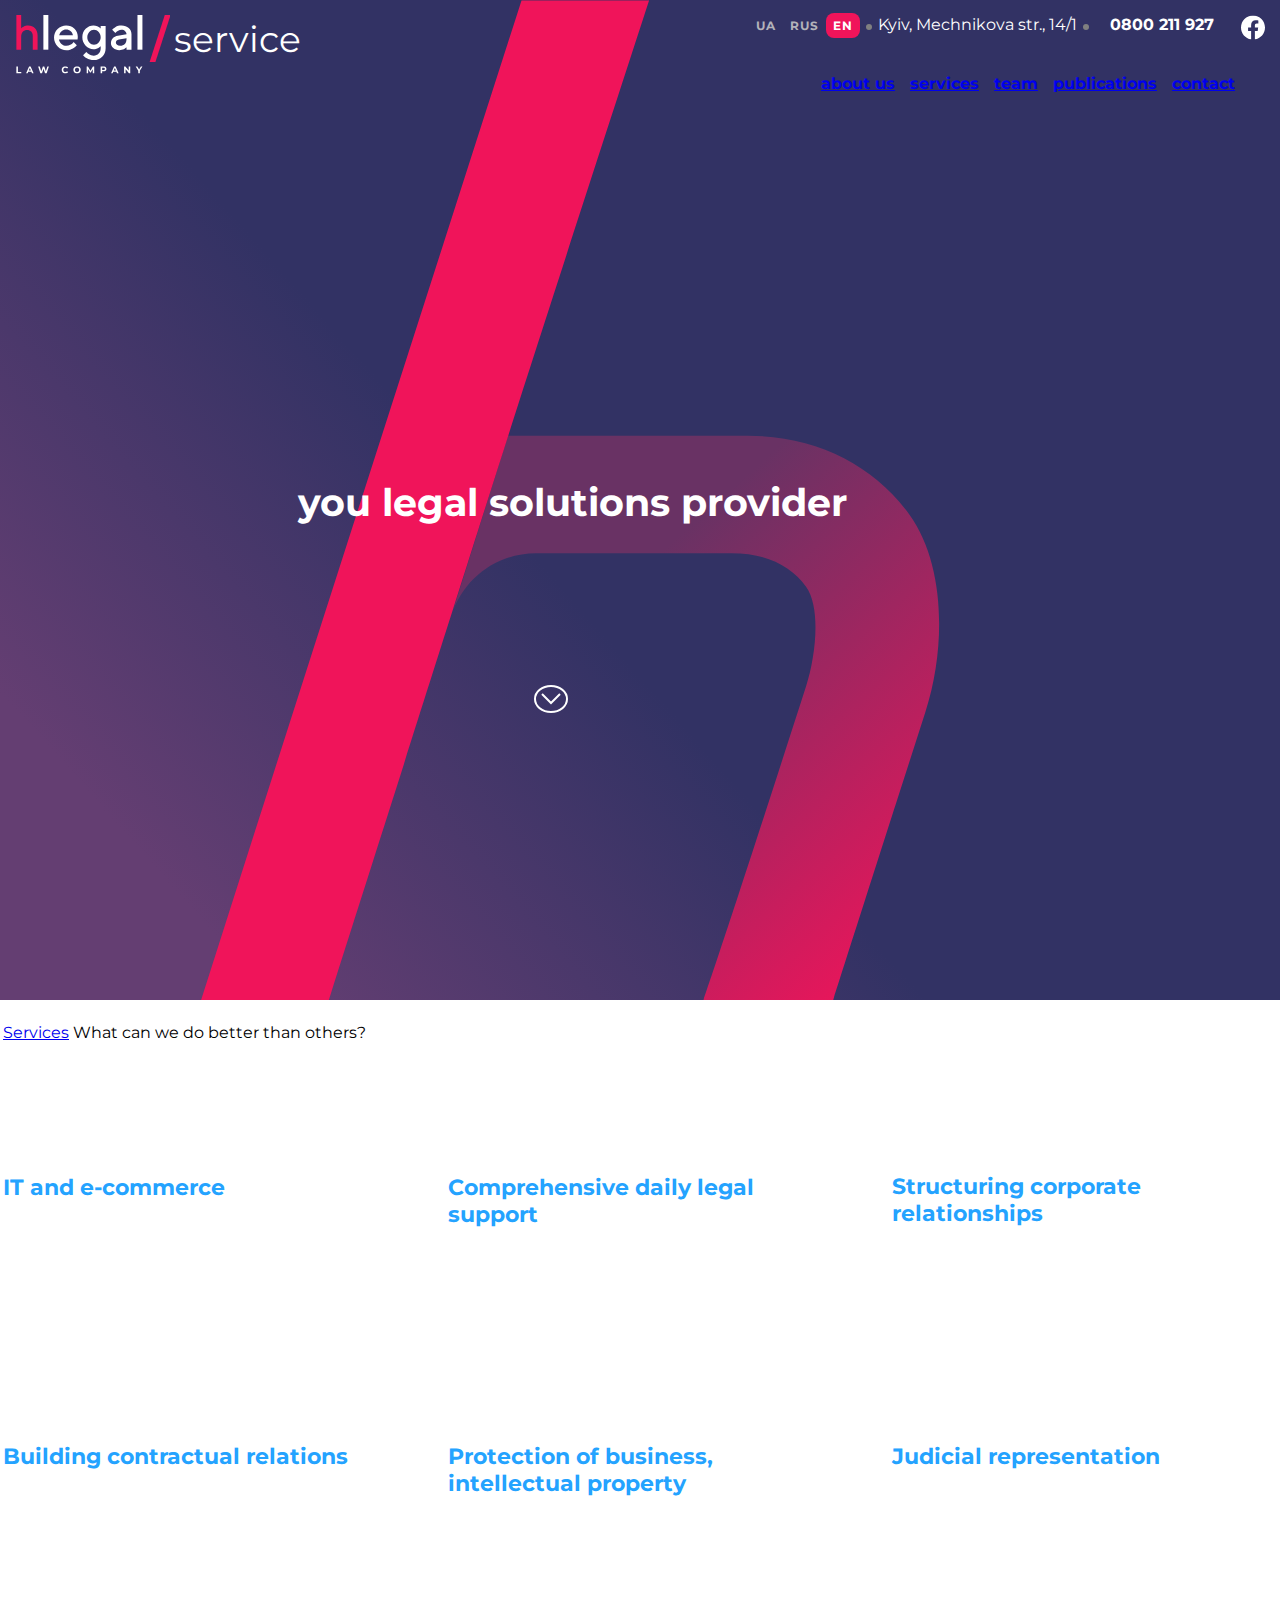
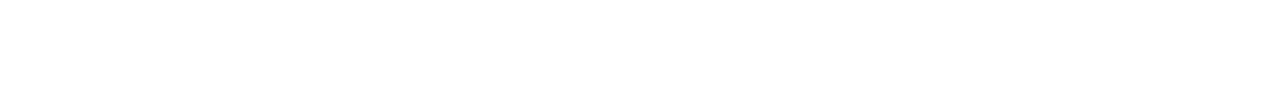
<file: app/index.html>
<!DOCTYPE html>
<html lang="en">

<head>
    <meta charset="UTF-8">
    <meta http-equiv="X-UA-Compatible" content="IE=edge">
    <meta name="viewport" content="width=device-width, initial-scale=1.0">
    <link rel="stylesheet" href="css/style.css">
    <title>Document</title>
</head>

<body class="body">


    <div class="color">

        <div class="container">

            <header class="header">
                <div class="header__top-line">
                    <ul class="header__lang">
                        <li><a href="#">ua</a></li>
                        <li><a href="#">rus</a></li>
                        <li><a class="active" href="#">en</a></li>
                    </ul>
                    <div class="header__address">Kyiv, Mechnikova str., 14/1</div>
                    <a class="header__phone" href="tel:0800211927">0800 211 927</a>
                    <a class="header__facebook" href="#"></a>
                </div>

                <div class="header__logo-box">
                    <a class="header__logo" href="#">
                        <img src="./img/logo.svg" width="70" height="33" alt="">
                    </a>
                    <div class="header__text">
                        service
                    </div>
                </div>

                    <div class="header__menu">
                        <button class="header__menu-btn" type="button"></button>
                        <ul class="header__menu-list">
                            <li class="header__menu-list-link"><a href="#">about us</a></li>
                            <li class="header__menu-list-link"><a href="#">services</a></li>
                            <li class="header__menu-list-link"><a href="#">team</a></li>
                            <li class="header__menu-list-link"><a href="#">publications</a></li>
                            <li class="header__menu-list-link"><a href="#">contact</a></li>
                        </ul>
                    </div>
            </header>

        </div>

        <main class="main">
            <div class="container">
                <h2 class="main__title">you legal solutions provider</h2>
            </div>

            <button type="button" class="main__arrow-btn"></div>

                <div class="main__block">
                    <article class="servises">
                        <a class="servises-link" href="#">Services</a>
                        <hero class="servises-title">What can we do better than others?</hero>
                    </article>
                    <section class="main__list-box-1">
                        <p class="main__list-icon"></p>
                        <h3 class="main__list-title">IT and e-commerce</h3>
                        <p class="main__list-text">An endless stream of contracts, tax issues,
                            labor relations, corporate papers - legal work distracts you from doing
                            business. But there is not much work to do to hire an in-house lawyer.
                        </p>
                    </section>
                    <section class="main__list-box-2">
                        <p class="main__list-icon main__list-icon_02"></p>
                        <h3 class="main__list-title">Comprehensive daily
                            legal support</h3>
                        <p class="main__list-text">In addition, over time, the work will become
                            the same type and uninteresting for a full-time lawyer. And we know very
                            well how difficult it is to find a good candidate with experience in the
                            field of information technology in Ukraine.
                        </p>
                    </section>
                    <section class="main__list-box-3">
                        <p class="main__list-icon main__list-icon_03"></p>
                        <h3 class="main__list-title">Structuring corporate relationships</h3>
                        <p class="main__list-text">Instead of just providing legal services,
                            we will hire a lawyer or a whole team that will fit into the daily
                            life of your company.
                        </p>
                    </section>
                    <section class="main__list-box-4">
                        <p class="main__list-icon main__list-icon_04"></p>
                        <h3 class="main__list-title">Building contractual relations</h3>
                        <p class="main__list-text">Once a week, or week after month, you
                            have your own lawyer by your side. Anyone in the company can
                            catch it at the coffee maker and just talk about current affairs
                            instead of waiting for update status.
                        </p>
                    </section>
                    <section class="main__list-box-5">
                        <p class="main__list-icon main__list-icon_05"></p>
                        <h3 class="main__list-title">Protection of business, intellectual property</h3>
                        <p class="main__list-text">And all the other time he will work on new diverse
                            projects, so he will definitely not stop in professional development. One
                            way or another, all Axon Partners will work for you instead of a corporate lawyer.
                        </p>
                    </section>
                    <section class="main__list-box-6">
                        <p class="main__list-icon main__list-icon_06"></p>
                        <h3 class="main__list-title">Judicial representation</h3>
                        <p class="main__list-text">Is it a small, medium-sized company or a market leader?
                            Local business or multinational company? Do you have your own legal department or not?
                        </p>
                    </section>
                </div>

        </main>

</body>

</html>
</file>
<file: app/css/style.css>
@font-face {
  font-family: 'Montserrat';
  font-style: normal;
  font-weight: 400;
  src: local(""), url("../fonts/montserrat-v25-latin_cyrillic-regular.woff2") format("woff2"), url("../fonts/montserrat-v25-latin_cyrillic-regular.woff") format("woff");
}

@font-face {
  font-family: 'Montserrat';
  font-style: normal;
  font-weight: 500;
  src: local(""), url("../fonts/montserrat-v25-latin_cyrillic-500.woff2") format("woff2"), url("../fonts/montserrat-v25-latin_cyrillic-500.woff") format("woff");
}

@font-face {
  font-family: 'Montserrat';
  font-style: normal;
  font-weight: 700;
  src: url("../fonts/montserrat-v25-latin_cyrillic-700.woff2") format("woff2"), url("../fonts/montserrat-v25-latin_cyrillic-700.woff") format("woff");
}

* {
  -webkit-box-sizing: border-box;
          box-sizing: border-box;
  margin: 0;
}

.body {
  font-family: 'Montserrat', 'Arial', sans-serif;
  font-style: normal;
  font-weight: normal;
}

.container {
  max-width: 1320px;
  min-width: 375px;
  margin: 0 auto;
  padding: 0 30px;
}

.img-responsive {
  max-width: 100%;
  height: auto;
}

.visually-hidden {
  position: absolute;
  width: 1px;
  height: 1px;
  margin: -1px;
  border: 0;
  padding: 0;
  clip: rect(0 0 0 0);
  overflow: hidden;
}

.color {
  height: 1000px;
  background: url("../img/symbol.svg") no-repeat center top, linear-gradient(228.57deg, #323264 11.93%, #323264 57.17%, #643E72 87.46%);
  background-size: 523px 600px, cover;
}

.header {
  display: grid;
  grid-template-columns: 1fr -webkit-min-content;
  grid-template-columns: 1fr min-content;
  grid-template-rows: -webkit-min-content -webkit-min-content;
  grid-template-rows: min-content min-content;
}

.header__top-line {
  grid-column: span 2;
  display: -webkit-box;
  display: -ms-flexbox;
  display: flex;
  -webkit-box-pack: justify;
      -ms-flex-pack: justify;
          justify-content: space-between;
  margin: 0 -30px;
  padding: 15px 15px;
  background: rgba(245, 245, 250, 0.2);
}

.header__lang {
  display: -webkit-box;
  display: -ms-flexbox;
  display: flex;
  padding-left: 0;
  list-style: none;
}

.header__logo-box {
  display: -webkit-box;
  display: -ms-flexbox;
  display: flex;
  -webkit-box-align: start;
      -ms-flex-align: start;
          align-items: flex-start;
  margin: 15px -30px;
  padding: 0 15px;
}

.header__lang a {
  font-weight: 700;
  font-size: 12px;
  line-height: 15px;
  text-align: center;
  letter-spacing: 1px;
  color: #B3B3BA;
  text-transform: uppercase;
  text-decoration: none;
  padding: 5px 7px;
  border-radius: 8px;
}

.header__lang a:hover {
  background-color: #F5F5FA;
}

.header__lang .active {
  color: white;
  background-color: #F0145A;
}

.header__phone {
  font-weight: 700;
  font-size: 16px;
  line-height: 20px;
  text-align: right;
  color: #FFFFFF;
  text-decoration: none;
  padding: 0 15px;
}

.header__text {
  font-style: normal;
  font-weight: 400;
  font-size: 20px;
  line-height: 24px;
  color: white;
  display: -webkit-inline-box;
  display: -ms-inline-flexbox;
  display: inline-flex;
  -webkit-box-align: center;
      -ms-flex-align: center;
          align-items: center;
}

.header__text::before {
  content: '';
  background-image: url("../img/slash.svg");
  width: 12px;
  height: 26px;
  background-size: cover;
  margin: 0px 4px;
}

.header__menu-btn {
  background-image: url("../img/hamburger.svg");
  width: 32px;
  height: 33px;
  background-repeat: no-repeat;
  background-color: transparent;
  border: transparent;
  margin-top: 13px;
}

.header__address,
.header__facebook,
.header__menu-list {
  display: none;
}

@media (min-width: 768px) {
  .header {
    grid-template-columns: 1fr;
    grid-template-rows: repeat(3, -webkit-min-content);
    grid-template-rows: repeat(3, min-content);
  }
  .header__logo img {
    width: 130px;
    height: 60px;
  }
  .header__top-line {
    -webkit-box-pack: start;
        -ms-flex-pack: start;
            justify-content: flex-start;
    grid-column: 1 / -1;
    background: none;
  }
  .header__address {
    display: block;
    font-style: normal;
    font-weight: 400;
    font-size: 16px;
    line-height: 20px;
    text-align: right;
    color: #FFFFFF;
  }
  .header__address::before {
    content: '';
    width: 6px;
    height: 6px;
    border-radius: 50%;
    background-color: grey;
    margin-left: 6px;
    margin-right: 6px;
    display: inline-block;
  }
  .header__address::after {
    content: '';
    width: 6px;
    height: 6px;
    border-radius: 50%;
    background-color: grey;
    margin-left: 6px;
    margin-right: 6px;
    display: inline-block;
  }
  .header__facebook {
    display: block;
    background-image: url("../img/facebook-header.svg");
    background-repeat: repeat;
    width: 24px;
    height: 25px;
  }
  .header__menu-btn {
    display: none;
  }
  .header__menu-list {
    display: -webkit-box;
    display: -ms-flexbox;
    display: flex;
    padding-left: 0;
    list-style: none;
    margin-top: 30px;
  }
  .header__menu-list-link {
    font-weight: 700;
    font-size: 16px;
    line-height: 20px;
    text-align: right;
    color: #FFFFFF;
    padding-right: 15px;
  }
  .header__text {
    font-size: 36px;
    line-height: 44px;
  }
  .header__text::before {
    width: 21px;
    height: 47px;
  }
  .header__phone::after {
    content: '';
    width: 6px;
    height: 6px;
    border-radius: 50%;
    background-color: grey;
    margin-left: 6px;
    margin-right: 6px;
  }
  .color {
    background-size: 893px 1024px, cover;
  }
}

@media (min-width: 992px) {
  .header {
    grid-template-columns: -webkit-min-content 1fr;
    grid-template-columns: min-content 1fr;
    grid-template-rows: repeat(2, -webkit-min-content);
    grid-template-rows: repeat(2, min-content);
  }
  .header__logo-box {
    grid-row: 1 / -1;
    align-self: center;
  }
  .header__top-line {
    grid-row: 1 / 2;
    grid-column: 2 / 3;
    -webkit-box-pack: end;
        -ms-flex-pack: end;
            justify-content: flex-end;
  }
  .header__menu {
    grid-row: 2 / 3;
    grid-column: 2 / 3;
    justify-self: end;
  }
  .header__menu-list {
    display: -webkit-box;
    display: -ms-flexbox;
    display: flex;
    padding-left: 0;
    list-style: none;
    margin-top: 18px;
  }
}

.main__title {
  font-weight: 700;
  font-size: 38px;
  line-height: 46px;
  text-align: center;
  color: #FFFFFF;
  width: 315px;
  margin-top: 129px;
  padding: 0 15px;
}

.main__arrow-btn {
  background-image: url("../img/arrow.svg");
  width: 20px;
  height: 12px;
  background-repeat: no-repeat;
  background-position: center center;
  margin-right: 167px;
  margin-left: 168px;
  margin-top: 159px;
  border: 2px solid #FFFFFF;
  border-radius: 50%;
  padding: 12px 15px;
  background-color: transparent;
}

.main__block {
  display: grid;
  grid-template-columns: 1fr;
  grid-template-rows: repeat(6, -webkit-min-content);
  grid-template-rows: repeat(6, min-content);
  row-gap: 30px;
  margin: 30px 15px 0 15px;
  padding-bottom: 60px;
}

.main__list-title {
  font-weight: 700;
  font-size: 22px;
  line-height: 27px;
  color: #24A3FF;
  margin-top: 30px;
  margin-bottom: 15px;
}

.main__list-text {
  font-weight: 400;
  font-size: 16px;
  line-height: 26px;
  color: #FFFFFF;
  margin-top: 18px;
}

@media (min-width: 768px) {
  .main {
    margin: 0 30px;
  }
  .main__title {
    font-weight: 700;
    font-size: 38px;
    line-height: 46px;
    text-align: center;
    color: #FFFFFF;
    width: 800px;
  }
  .main__arrow-btn {
    margin-right: 364px;
    margin-left: 364px;
  }
  .main__block {
    grid-template-columns: 1fr 60px 1fr;
    padding-bottom: 27px;
  }
  .main__expiriense {
    grid-column: 1 / 4;
    grid-row: 1 / 2;
  }
  .main__list-box-1 {
    grid-column: 1 / 2;
    grid-row: 3 / 4;
    margin-top: 28px;
  }
  .main__list-box-2 {
    grid-column: 3 / 4;
    grid-row: 3 / 4;
    margin-top: 28px;
  }
  .main__list-box-3 {
    grid-column: 1 / 2;
    grid-row: 4 / 5;
    margin-top: 27px;
  }
  .main__list-box-4 {
    grid-column: 3 / 4;
    grid-row: 4 / 5;
    margin-top: 28px;
  }
  .main__list-box-5 {
    grid-column: 1 / 2;
    grid-row: 5 / 6;
    margin-top: 28px;
  }
  .main__list-box-6 {
    grid-column: 3 / 4;
    grid-row: 5 / 6;
    margin-top: 28px;
  }
}

@media (min-width: 992px) {
  .main__title {
    font-weight: 700;
    font-size: 38px;
    line-height: 46px;
    text-align: center;
    color: #FFFFFF;
    width: 800px;
    margin-right: 112px;
    margin-left: 112px;
    margin-top: 386px;
  }
  .main__arrow-btn {
    margin-right: 504px;
    margin-left: 504px;
  }
  .main__block {
    grid-template-columns: 1fr 1fr 1fr;
    grid-template-rows: repeat(5, -webkit-min-content);
    grid-template-rows: repeat(5, min-content);
    row-gap: 37px;
    -webkit-column-gap: 60px;
       -moz-column-gap: 60px;
            column-gap: 60px;
    margin: 23px 3px 0;
  }
  .main__list-box-1 {
    grid-column: 1 / 2;
    grid-row: 3 / 4;
  }
  .main__list-box-2 {
    grid-column: 2 / 3;
    grid-row: 3 / 4;
  }
  .main__list-box-3 {
    grid-column: 3 / 4;
    grid-row: 3 / 4;
  }
  .main__list-box-4 {
    grid-column: 1 / 2;
    grid-row: 4 / 5;
    margin-top: 0;
  }
  .main__list-box-5 {
    grid-column: 2 / 3;
    grid-row: 4 / 5;
    margin-top: 0;
  }
  .main__list-box-6 {
    grid-column: 3 / 4;
    grid-row: 4 / 5;
    margin-top: 0;
  }
}

/*# sourceMappingURL=style.css.map */
</file>
